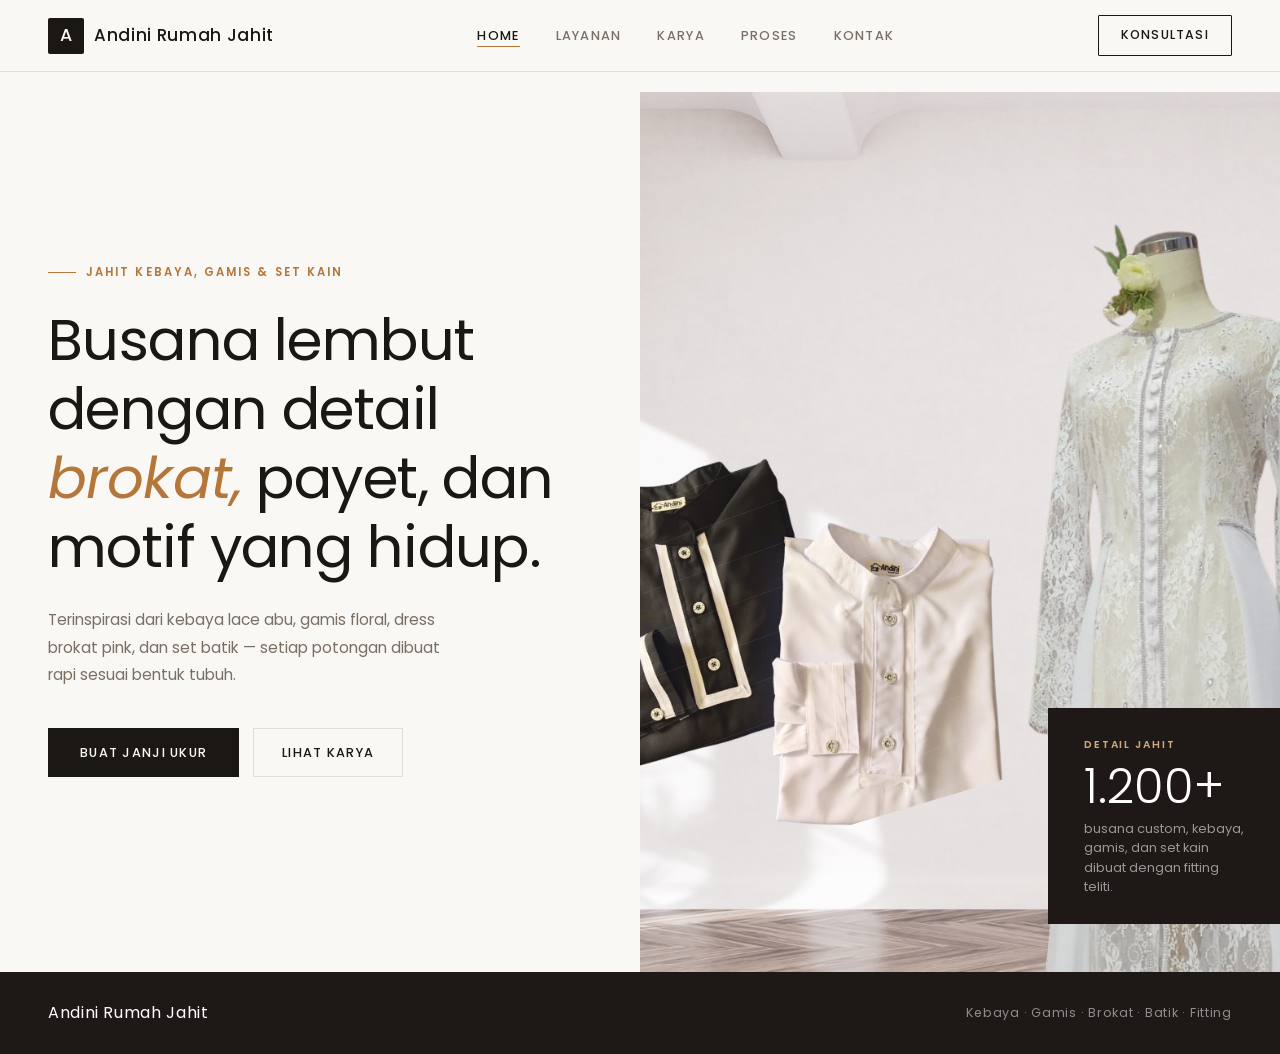
<file: index.html>
<!doctype html>
<html lang="id">
  <head>
    <meta charset="UTF-8" />
    <meta name="viewport" content="width=device-width, initial-scale=1.0" />
    <title>Andini Rumah Jahit — Kebaya, Gamis & Brokat Custom</title>
    <link rel="stylesheet" href="style.css" />
  </head>

  <body>
    <header id="main-header">
      <div class="logo">
        <a href="index.html">
          <span class="logo-icon">A</span>
          <span class="logo-text">Andini Rumah Jahit</span>
        </a>
      </div>

      <nav>
        <ul>
          <li><a href="index.html">Home</a></li>
          <li><a href="layanan.html">Layanan</a></li>
          <li><a href="karya.html">Karya</a></li>
          <li><a href="proses.html">Proses</a></li>
          <li><a href="kontak.html">Kontak</a></li>
        </ul>
      </nav>

      <div class="header-cta">
        <a href="kontak.html">Konsultasi</a>
      </div>
    </header>

    <main>
      <section class="hero">
        <div class="hero-content">
          <p class="hero-kategori">Jahit Kebaya, Gamis &amp; Set Kain</p>

          <h1>
            Busana lembut dengan detail <em>brokat,</em> payet, dan motif yang
            hidup.
          </h1>

          <p class="hero-deskripsi">
            Terinspirasi dari kebaya lace abu, gamis floral, dress brokat pink,
            dan set batik — setiap potongan dibuat rapi sesuai bentuk tubuh.
          </p>

          <div class="hero-tombol">
            <a href="kontak.html" class="btn-utama">Buat Janji Ukur</a>
            <a href="karya.html" class="btn-kedua">Lihat Karya</a>
          </div>
        </div>

        <div class="hero-image-side">
          <div class="hero-image-placeholder">
              <img src="img/ini.png" alt="Andini Rumah Jahit">
          </div>

          <div class="hero-kartu">
            <p class="kartu-label">Detail Jahit</p>
            <h2 class="kartu-angka">1.200+</h2>
            <p class="kartu-deskripsi">
              busana custom, kebaya, gamis, dan set kain dibuat dengan fitting
              teliti.
            </p>
          </div>
        </div>
      </section>
    </main>
    
    <footer>
      <span class="footer-nama">Andini Rumah Jahit</span>
      <span class="footer-tagline"
        >Kebaya · Gamis · Brokat · Batik · Fitting</span
      >
    </footer>

    <script>
      const header = document.getElementById("main-header");
      window.addEventListener("scroll", () => {
        header.classList.toggle("scrolled", window.scrollY > 10);
      });

      document.querySelectorAll("nav a").forEach((link) => {
        if (link.href === window.location.href) link.classList.add("active");
      });
    </script>
  </body>
</html>
</file>
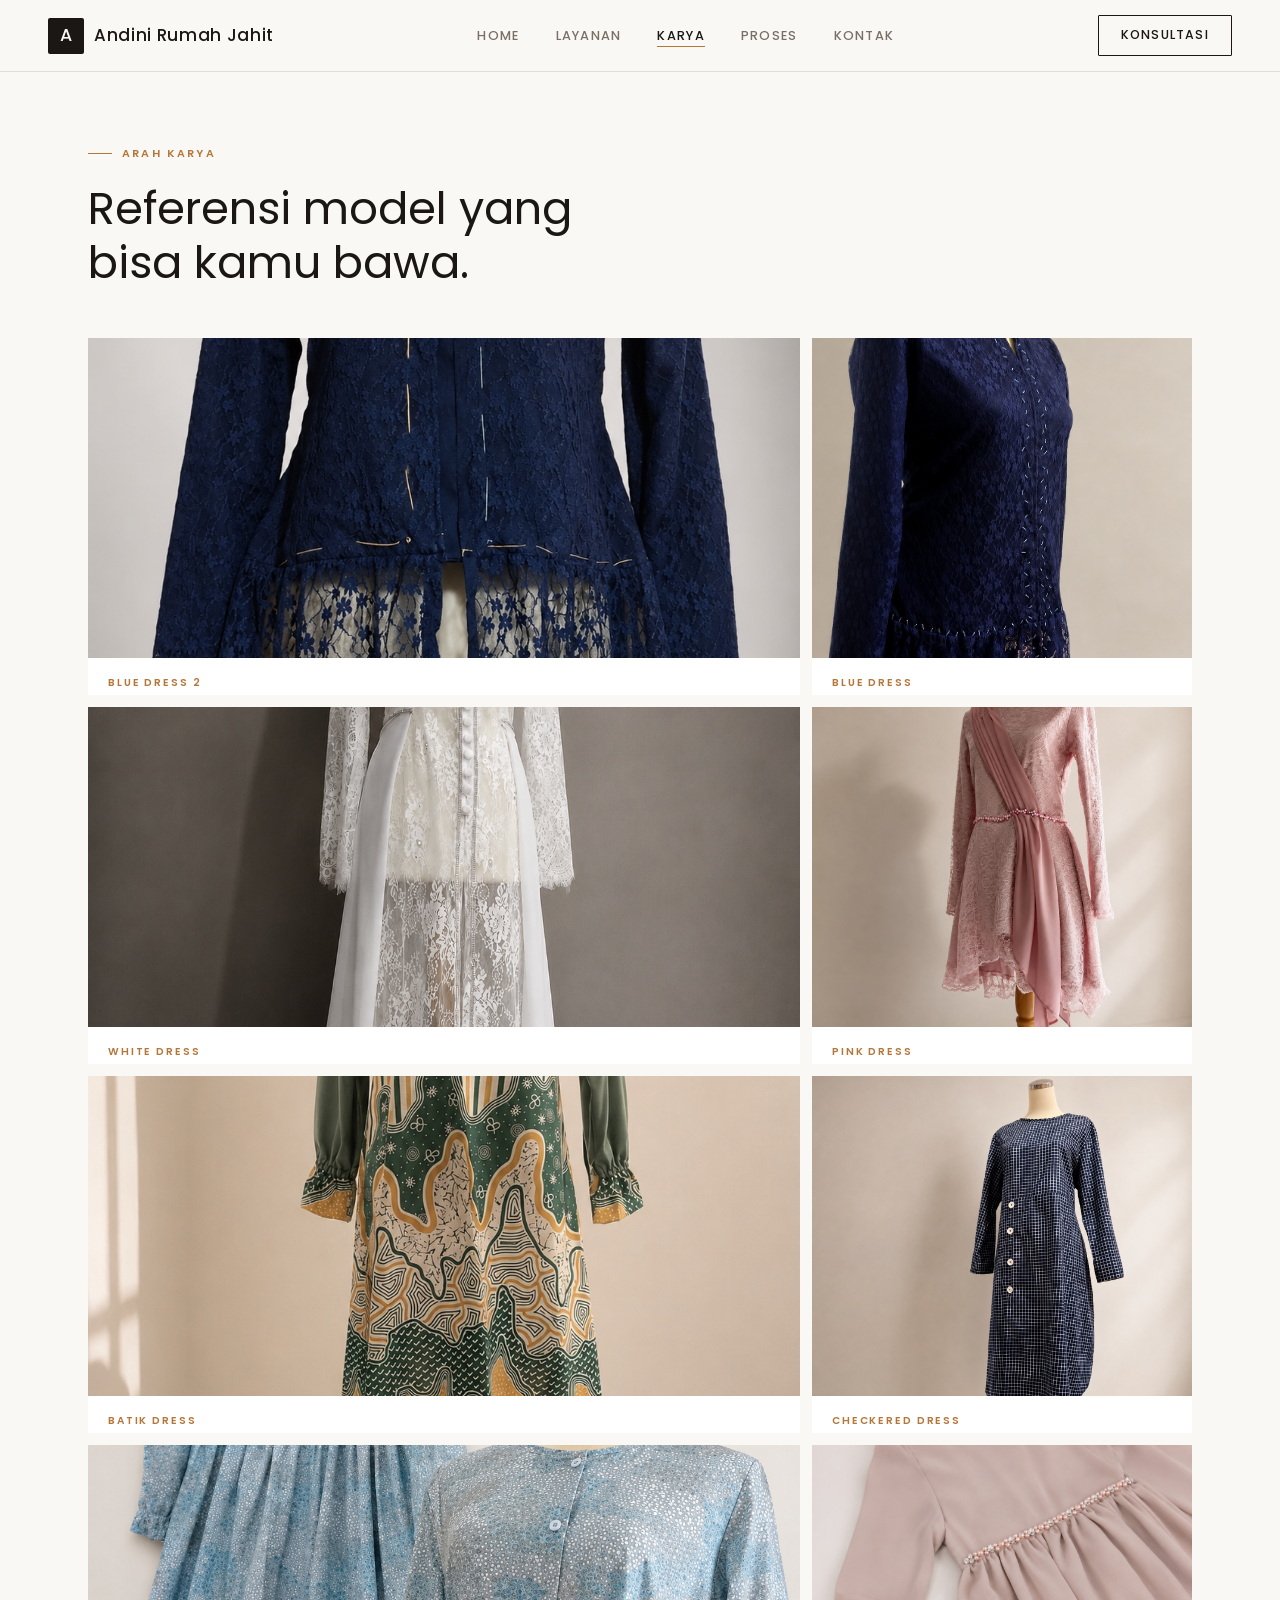
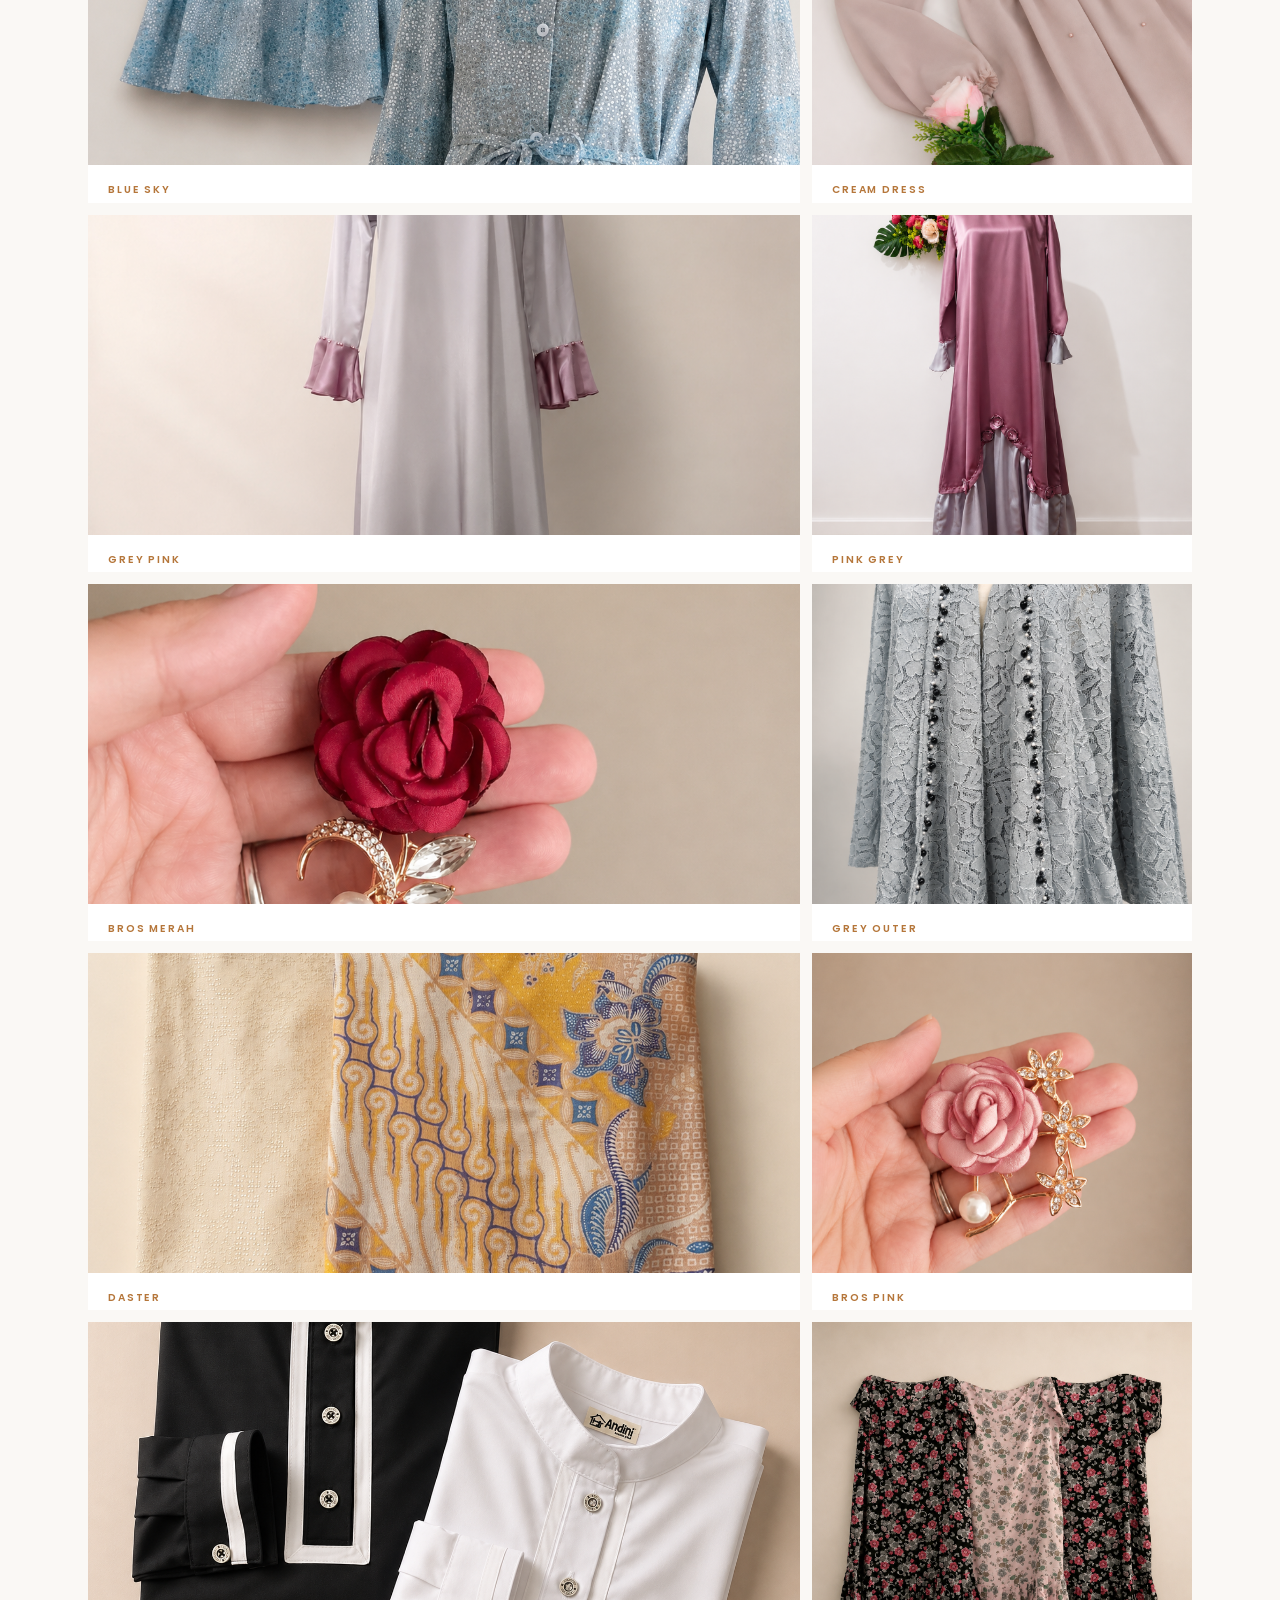
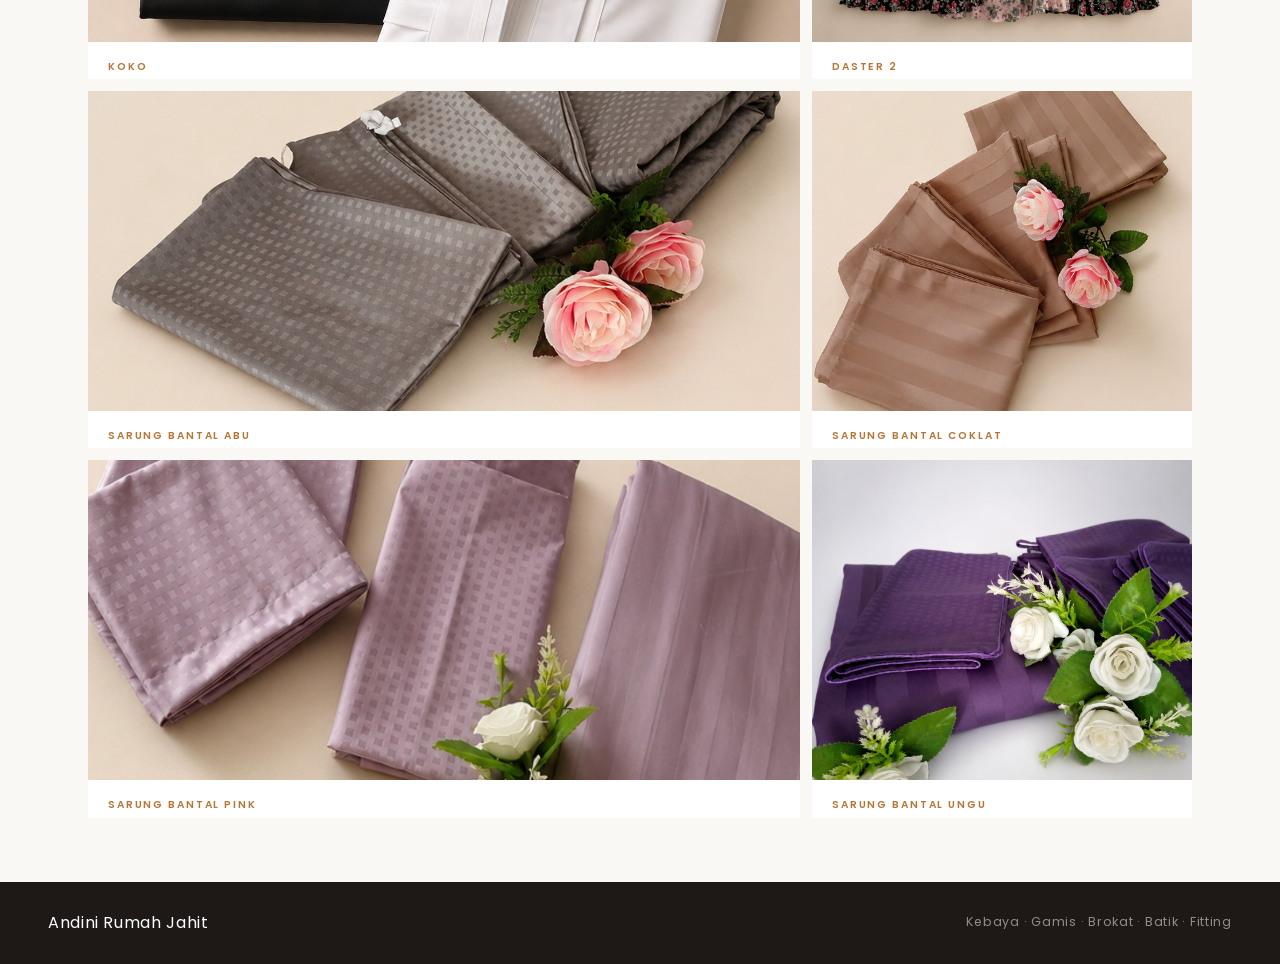
<file: karya.html>
<!doctype html>
<html lang="id">
  <head>
    <meta charset="UTF-8" />
    <meta name="viewport" content="width=device-width, initial-scale=1.0" />
    <title>Karya — Andini Rumah Jahit</title>
    <link rel="stylesheet" href="style.css" />
  </head>

  <body>
    <header id="main-header">
      <div class="logo">
        <a href="index.html">
          <span class="logo-icon">A</span>
          <span class="logo-text">Andini Rumah Jahit</span>
        </a>
      </div>
      <nav>
        <ul>
          <li><a href="index.html">Home</a></li>
          <li><a href="layanan.html">Layanan</a></li>
          <li><a href="karya.html" class="active">Karya</a></li>
          <li><a href="proses.html">Proses</a></li>
          <li><a href="kontak.html">Kontak</a></li>
        </ul>
      </nav>
      <div class="header-cta">
        <a href="kontak.html">Konsultasi</a>
      </div>
    </header>

    <main>
      <section class="karya">
        <p class="section-label">Arah Karya</p>
        <h1 class="section-title">Referensi model yang<br />bisa kamu bawa.</h1>

        <div class="karya-galeri">
          <div class="kiri">

            <div class="karya-item karya-besar">
              <div class="karya-gambar">
              </div>
              <div class="karya-besar-label">Gamis Motif — Putih</div>
            </div>

            <div class="karya-item karya-besar">
              <div class="karya-gambar">
              </div>
              <div class="karya-besar-label">Kebaya Lace — Putih Gading</div>
            </div>
          </div>

          <div class="kanan">
            <div class="karya-item">
              <div class="karya-gambar">
              </div>
              <p class="karya-kategori">Payet &amp; Lace</p>
              <p class="karya-deskripsi">
                Outer brokat abu dengan jalur payet hitam-putih sebagai aksen
                elegan.
              </p>
            </div>

            <div class="karya-item">
              <div class="karya-gambar">
              </div>
              <p class="karya-kategori">Brokat Elegan</p>
              <p class="karya-deskripsi">
                Look putih lembut untuk inspirasi kebaya akad, tunik, atau dress
                acara.
              </p>
            </div>
          </div>
        </div>
      </section>
    </main>

    <footer>
      <span class="footer-nama">Andini Rumah Jahit</span>
      <span class="footer-tagline"
        >Kebaya · Gamis · Brokat · Batik · Fitting</span
      >
    </footer>

    <script>
      const header = document.getElementById("main-header");
      window.addEventListener("scroll", () => {
        header.classList.toggle("scrolled", window.scrollY > 10);
      });
    </script>

    <script src="karya.js"></script>
  </body>
</html>
</file>
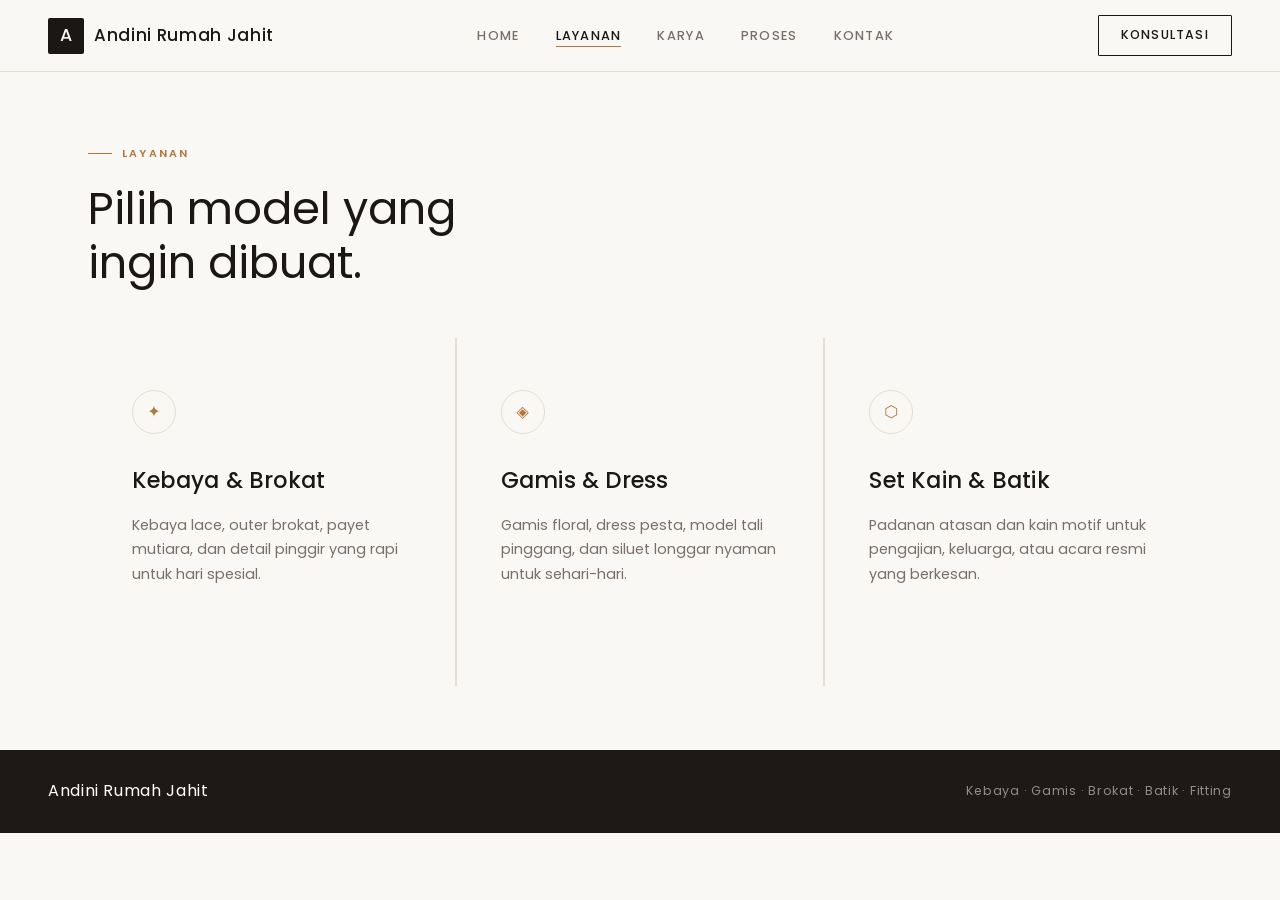
<file: layanan.html>
<!DOCTYPE html>
<html lang="id">
<head>
  <meta charset="UTF-8">
  <meta name="viewport" content="width=device-width, initial-scale=1.0">
  <title>Layanan — Andini Rumah Jahit</title>
  <link rel="stylesheet" href="style.css">
</head>

<body>

  <header id="main-header">
    <div class="logo">
      <a href="index.html">
        <span class="logo-icon">A</span>
        <span class="logo-text">Andini Rumah Jahit</span>
      </a>
    </div>
    <nav>
      <ul>
        <li><a href="index.html">Home</a></li>
        <li><a href="layanan.html" class="active">Layanan</a></li>
        <li><a href="karya.html">Karya</a></li>
        <li><a href="proses.html">Proses</a></li>
        <li><a href="kontak.html">Kontak</a></li>
      </ul>
    </nav>
    <div class="header-cta">
      <a href="kontak.html">Konsultasi</a>
    </div>
  </header>

  <main>
    <section class="layanan">

      <p class="section-label">Layanan</p>
      <h1 class="section-title">Pilih model yang<br>ingin dibuat.</h1>

      <div class="layanan-kartu-wrapper">

        <div class="layanan-kartu">
          <div class="kartu-ikon"></div>
          <h2>Kebaya &amp; Brokat</h2>
          <p>Kebaya lace, outer brokat, payet mutiara, dan detail pinggir yang rapi untuk hari spesial.</p>
          <span class="kartu-detail">Konsultasi</span>
        </div>

        <div class="layanan-kartu">
          <div class="kartu-ikon"></div>
          <h2>Gamis &amp; Dress</h2>
          <p>Gamis floral, dress pesta, model tali pinggang, dan siluet longgar nyaman untuk sehari-hari.</p>
          <span class="kartu-detail">Konsultasi</span>
        </div>

        <div class="layanan-kartu">
          <div class="kartu-ikon"></div>
          <h2>Set Kain &amp; Batik</h2>
          <p>Padanan atasan dan kain motif untuk pengajian, keluarga, atau acara resmi yang berkesan.</p>
          <span class="kartu-detail">Konsultasi</span>
        </div>

      </div>

    </section>
  </main>

  <footer>
    <span class="footer-nama">Andini Rumah Jahit</span>
    <span class="footer-tagline">Kebaya · Gamis · Brokat · Batik · Fitting</span>
  </footer>

  <script>
    const header = document.getElementById('main-header');
    window.addEventListener('scroll', () => {
      header.classList.toggle('scrolled', window.scrollY > 10);
    });
  </script>
</body>
</html>
</file>
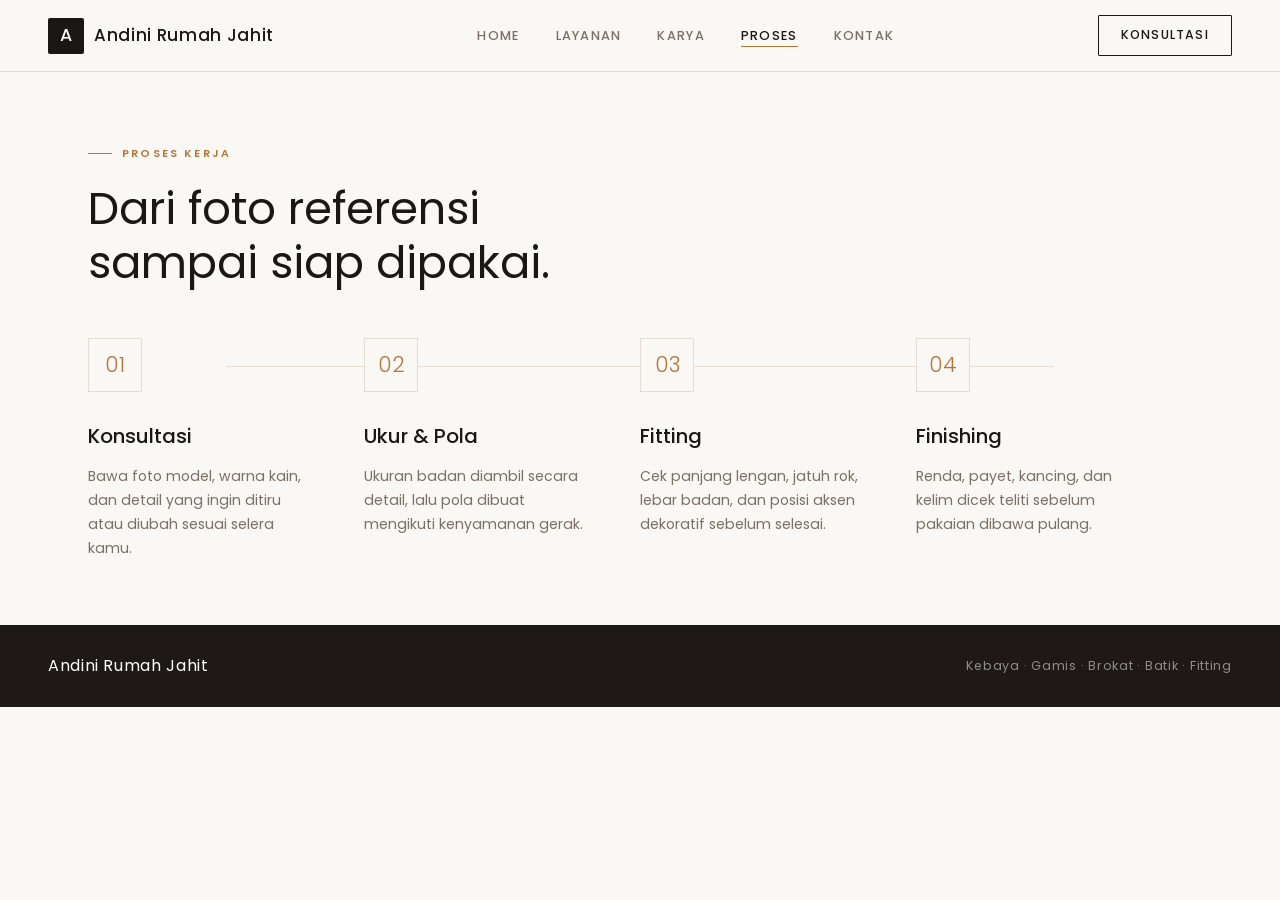
<file: proses.html>
<!DOCTYPE html>
<html lang="id">
<head>
  <meta charset="UTF-8">
  <meta name="viewport" content="width=device-width, initial-scale=1.0">
  <title>Proses Kerja — Andini Rumah Jahit</title>
  <link rel="stylesheet" href="style.css">
</head>

<body>

  <header id="main-header">
    <div class="logo">
      <a href="index.html">
        <span class="logo-icon">A</span>
        <span class="logo-text">Andini Rumah Jahit</span>
      </a>
    </div>
    <nav>
      <ul>
        <li><a href="index.html">Home</a></li>
        <li><a href="layanan.html">Layanan</a></li>
        <li><a href="karya.html">Karya</a></li>
        <li><a href="proses.html" class="active">Proses</a></li>
        <li><a href="kontak.html">Kontak</a></li>
      </ul>
    </nav>
    <div class="header-cta">
      <a href="kontak.html">Konsultasi</a>
    </div>
  </header>

  <main>
    <section class="proses">

      <p class="section-label">Proses Kerja</p>
      <h1 class="section-title">Dari foto referensi<br>sampai siap dipakai.</h1>

      <div class="proses-langkah-wrapper">

        <div class="proses-langkah">
          <span class="langkah-nomor">01</span>
          <h2>Konsultasi</h2>
          <p>Bawa foto model, warna kain, dan detail yang ingin ditiru atau diubah sesuai selera kamu.</p>
        </div>

        <div class="proses-langkah">
          <span class="langkah-nomor">02</span>
          <h2>Ukur &amp; Pola</h2>
          <p>Ukuran badan diambil secara detail, lalu pola dibuat mengikuti kenyamanan gerak.</p>
        </div>

        <div class="proses-langkah">
          <span class="langkah-nomor">03</span>
          <h2>Fitting</h2>
          <p>Cek panjang lengan, jatuh rok, lebar badan, dan posisi aksen dekoratif sebelum selesai.</p>
        </div>

        <div class="proses-langkah">
          <span class="langkah-nomor">04</span>
          <h2>Finishing</h2>
          <p>Renda, payet, kancing, dan kelim dicek teliti sebelum pakaian dibawa pulang.</p>
        </div>

      </div>

    </section>
  </main>

  <footer>
    <span class="footer-nama">Andini Rumah Jahit</span>
    <span class="footer-tagline">Kebaya · Gamis · Brokat · Batik · Fitting</span>
  </footer>

  <script>
    const header = document.getElementById('main-header');
    window.addEventListener('scroll', () => {
      header.classList.toggle('scrolled', window.scrollY > 10);
    });
  </script>
</body>
</html>
</file>
<file: style.css>
@import url("https://fonts.googleapis.com/css2?family=Poppins:wght@300;400;500;600;700&display=swap");

/* ── Variabel CSS ──────────────────────────────────────── */
:root {
  --bg: #faf8f5;
  --bg-alt: #f3ede5;
  --bg-dark: #1e1916;
  --text: #1a1714;
  --text-muted: #7a6f65;
  --accent: #b5763a;
  --accent-light: #d4a97a;
  --accent-pale: #f0e6d8;
  --border: #e5ddd4;
  --white: #ffffff;
  --nav-h: 72px;

  --ff-display: "Poppins", system-ui, -apple-system, sans-serif;
  --ff-body: "Poppins", system-ui, -apple-system, sans-serif;

  --ease-out: cubic-bezier(0.22, 1, 0.36, 1);
}

/* ── Reset & Dasar ───────────────────────────────────────── */
*,
*::before,
*::after {
  box-sizing: border-box;
  margin: 0;
  padding: 0;
}

html {
  scroll-behavior: smooth;
  font-size: 16px;
}

body {
  font-family: var(--ff-body);
  font-weight: 400;
  background: var(--bg);
  color: var(--text);
  line-height: 1.65;
  -webkit-font-smoothing: antialiased;
}

img {
  display: block;
  max-width: 100%;
  height: auto;
  object-fit: cover;
}

a {
  text-decoration: none;
  color: inherit;
}

ul {
  list-style: none;
}

/* ── Utilitas ────────────────────────────────────────────── */
.container {
  width: min(100%, 1200px);
  margin-inline: auto;
  padding-inline: 48px;
}

/* ── Animasi Masuk Halaman ────────────────────────────── */
@keyframes fadeUp {
  from {
    opacity: 0;
    transform: translateY(28px);
  }
  to {
    opacity: 1;
    transform: translateY(0);
  }
}
@keyframes fadeIn {
  from {
    opacity: 0;
  }
  to {
    opacity: 1;
  }
}

/* ══════════════════════════════════════════════════════════
   HEADER / NAVIGASI
══════════════════════════════════════════════════════════ */
header {
  position: fixed;
  top: 0;
  left: 0;
  right: 0;
  z-index: 100;
  height: var(--nav-h);
  display: flex;
  align-items: center;
  justify-content: space-between;
  padding-inline: 48px;
  background: rgba(250, 248, 245, 0.92);
  backdrop-filter: blur(12px);
  -webkit-backdrop-filter: blur(12px);
  border-bottom: 1px solid var(--border);
  transition: box-shadow 0.3s;
}

header.scrolled {
  box-shadow: 0 2px 24px rgba(26, 23, 20, 0.07);
}

/* Logo */
.logo a {
  display: flex;
  align-items: center;
  gap: 10px;
}
.logo-icon {
  width: 36px;
  height: 36px;
  display: grid;
  place-items: center;
  background: var(--text);
  color: var(--bg);
  font-family: var(--ff-display);
  font-size: 1.1rem;
  font-weight: 500;
  letter-spacing: 0.02em;
  border-radius: 2px;
  flex-shrink: 0;
}
.logo-text {
  font-family: var(--ff-display);
  font-size: 1.05rem;
  font-weight: 500;
  letter-spacing: 0.04em;
  color: var(--text);
}

/* Tautan nav */
nav ul {
  display: flex;
  gap: 36px;
}
nav a {
  font-family: var(--ff-body);
  font-size: 0.8rem;
  font-weight: 500;
  letter-spacing: 0.1em;
  text-transform: uppercase;
  color: var(--text-muted);
  transition: color 0.2s;
  position: relative;
}
nav a::after {
  content: "";
  position: absolute;
  bottom: -3px;
  left: 0;
  width: 0;
  height: 1px;
  background: var(--accent);
  transition: width 0.3s var(--ease-out);
}
nav a:hover {
  color: var(--text);
}
nav a:hover::after {
  width: 100%;
}
nav a.active {
  color: var(--text);
}
nav a.active::after {
  width: 100%;
}

/* Tombol CTA */
.header-cta a {
  display: inline-block;
  padding: 9px 22px;
  border: 1px solid var(--text);
  font-size: 0.78rem;
  font-weight: 500;
  letter-spacing: 0.1em;
  text-transform: uppercase;
  color: var(--text);
  transition:
    background 0.25s,
    color 0.25s;
  border-radius: 1px;
}
.header-cta a:hover {
  background: var(--text);
  color: var(--bg);
}

/* ══════════════════════════════════════════════════════════
   BAGIAN HERO
══════════════════════════════════════════════════════════ */
.hero {
  min-height: 100vh;
  padding-top: 20px;
  display: grid;
  grid-template-columns: 1fr 1fr;
  position: relative;
  overflow: hidden;
}

/* Kiri: isi teks */
.hero-content {
  display: flex;
  flex-direction: column;
  justify-content: center;
  padding: 24px 48px 48px 48px;
  animation: fadeUp 0.9s var(--ease-out) both;
}

.hero-kategori {
  font-size: 0.72rem;
  font-weight: 600;
  letter-spacing: 0.18em;
  text-transform: uppercase;
  color: var(--accent);
  margin-bottom: 24px;
  display: flex;
  align-items: center;
  gap: 10px;
}
.hero-kategori::before {
  content: "";
  display: inline-block;
  width: 28px;
  height: 1px;
  background: var(--accent);
}

.hero-content h1 {
  font-family: var(--ff-display);
  font-size: clamp(2.6rem, 4.5vw, 4rem);
  font-weight: 400;
  line-height: 1.2;
  letter-spacing: -0.01em;
  color: var(--text);
  margin-bottom: 24px;
}
.hero-content h1 em {
  font-style: italic;
  color: var(--accent);
}

.hero-deskripsi {
  font-size: 0.97rem;
  color: var(--text-muted);
  line-height: 1.75;
  max-width: 400px;
  margin-bottom: 40px;
}

.hero-tombol {
  display: flex;
  gap: 14px;
  flex-wrap: wrap;
}

.btn-utama {
  display: inline-block;
  padding: 14px 32px;
  background: var(--text);
  color: var(--bg);
  font-size: 0.8rem;
  font-weight: 500;
  letter-spacing: 0.1em;
  text-transform: uppercase;
  transition:
    background 0.25s,
    transform 0.2s;
}
.btn-utama:hover {
  background: var(--accent);
  transform: translateY(-1px);
}

.btn-kedua {
  display: inline-block;
  padding: 13px 28px;
  border: 1px solid var(--border);
  color: var(--text);
  font-size: 0.8rem;
  font-weight: 500;
  letter-spacing: 0.1em;
  text-transform: uppercase;
  transition:
    border-color 0.25s,
    color 0.25s;
}
.btn-kedua:hover {
  border-color: var(--text);
  color: var(--text);
}

/* Kanan: sisi gambar */
.hero-image-side {
  position: relative;
  background: var(--bg-alt);
  overflow: hidden;
  animation: fadeIn 1.2s var(--ease-out) 0.3s both;
}

.hero-image-placeholder {
  width: 100%;
  height: 100%;
  object-fit: cover;
  position: absolute;
  top: 0;
  left: 0;
}

.hero-image-placeholder img {
  width: 100%;
  height: 100%;
  object-fit: cover;
}

/* Garis lipatan kain dekoratif */
.hero-image-placeholder::before {
  content: "";
  position: absolute;
  inset: 0;
  background: repeating-linear-gradient(
    -20deg,
    transparent 0px,
    transparent 40px,
    rgba(255, 255, 255, 0.06) 40px,
    rgba(255, 255, 255, 0.06) 41px
  );
}

.hero-image-placeholder::after {
  content: "Foto Koleksi";
  font-family: var(--ff-display);
  font-size: 0.85rem;
  font-style: italic;
  color: rgba(255, 255, 255, 0.5);
  letter-spacing: 0.1em;
}

/* Overlay kartu statistik */
.hero-kartu {
  position: absolute;
  bottom: 48px;
  right: 0;
  transform: translateX(0);
  background: var(--bg-dark);
  color: var(--white);
  padding: 28px 36px;
  min-width: 220px;
  animation: fadeUp 0.9s var(--ease-out) 0.6s both;
  z-index: 2;
}
.kartu-label {
  font-size: 0.65rem;
  font-weight: 600;
  letter-spacing: 0.18em;
  text-transform: uppercase;
  color: var(--accent-light);
  margin-bottom: 10px;
}
.kartu-angka {
  font-family: var(--ff-display);
  font-size: 3rem;
  font-weight: 300;
  line-height: 1;
  color: var(--white);
  margin-bottom: 8px;
}
.kartu-deskripsi {
  font-size: 0.8rem;
  color: rgba(255, 255, 255, 0.55);
  line-height: 1.5;
  max-width: 160px;
}

/* ══════════════════════════════════════════════════════════
   GAYA BAGIAN BERSAMA
══════════════════════════════════════════════════════════ */
main {
  padding-top: var(--nav-h);
}

.section-label {
  display: inline-flex;
  align-items: center;
  gap: 10px;
  font-size: 0.68rem;
  font-weight: 600;
  letter-spacing: 0.2em;
  text-transform: uppercase;
  color: var(--accent);
  margin-bottom: 20px;
}
.section-label::before {
  content: "";
  display: inline-block;
  width: 24px;
  height: 1px;
  background: var(--accent);
}

.section-title {
  font-family: var(--ff-display);
  font-size: clamp(2rem, 3.5vw, 3rem);
  font-weight: 400;
  line-height: 1.2;
  color: var(--text);
  margin-bottom: 48px;
}

/* ══════════════════════════════════════════════════════════
   HALAMAN LAYANAN
══════════════════════════════════════════════════════════ */
.layanan {
  padding: 64px 48px;
  max-width: 1200px;
  margin: 0 auto;
}

.layanan-kartu-wrapper {
  display: grid;
  grid-template-columns: repeat(3, 1fr);
  gap: 2px;
  margin-top: 0;
  background: var(--border);
}

.layanan-kartu {
  background: var(--bg);
  padding: 52px 44px;
  transition: background 0.3s;
  position: relative;
  overflow: hidden;
}
.layanan-kartu::before {
  content: "";
  position: absolute;
  bottom: 0;
  left: 0;
  width: 0;
  height: 2px;
  background: var(--accent);
  transition: width 0.4s var(--ease-out);
}
.layanan-kartu:hover {
  background: var(--white);
}
.layanan-kartu:hover::before {
  width: 100%;
}

.kartu-ikon {
  width: 44px;
  height: 44px;
  border: 1px solid var(--border);
  border-radius: 50%;
  margin-bottom: 28px;
  display: flex;
  align-items: center;
  justify-content: center;
  transition: border-color 0.3s;
}
.layanan-kartu:hover .kartu-ikon {
  border-color: var(--accent);
}

/* Latar belakang ikon SVG untuk setiap kartu */
.layanan-kartu:nth-child(1) .kartu-ikon::after {
  content: "✦";
  font-size: 1rem;
  color: var(--accent);
}
.layanan-kartu:nth-child(2) .kartu-ikon::after {
  content: "◈";
  font-size: 1rem;
  color: var(--accent);
}
.layanan-kartu:nth-child(3) .kartu-ikon::after {
  content: "⬡";
  font-size: 1rem;
  color: var(--accent);
}

.layanan-kartu h2 {
  font-family: var(--ff-display);
  font-size: 1.4rem;
  font-weight: 500;
  color: var(--text);
  margin-bottom: 14px;
  letter-spacing: 0.01em;
}
.layanan-kartu p {
  font-size: 0.9rem;
  color: var(--text-muted);
  line-height: 1.7;
}

/* Petunjuk harga layanan */
.layanan-kartu .kartu-detail {
  margin-top: 28px;
  display: flex;
  align-items: center;
  gap: 6px;
  font-size: 0.75rem;
  font-weight: 500;
  letter-spacing: 0.08em;
  text-transform: uppercase;
  color: var(--accent);
  opacity: 0;
  transform: translateY(6px);
  transition:
    opacity 0.3s,
    transform 0.3s;
}
.layanan-kartu:hover .kartu-detail {
  opacity: 1;
  transform: translateY(0);
}
.kartu-detail::after {
  content: "→";
}

/* ══════════════════════════════════════════════════════════
   HALAMAN KARYA / GALERI
══════════════════════════════════════════════════════════ */
.karya {
  padding: 64px 48px;
  max-width: 1200px;
  margin: 0 auto;
}

.karya-galeri {
  display: grid;
  /* kurangi lebar kolom kanan dan jarak agar tata letak terasa lebih rapat */
  grid-template-columns: 1fr 380px;
  grid-auto-rows: auto;
  gap: 12px;
}

/* Item besar awalnya membentang di seluruh kolom kiri (menutup semua baris di kiri) */
.karya-besar {
  /* item unggulan tidak lagi membentang seluruh galeri; mereka berupa item bertumpuk di .kiri */
}

.karya-item {
  position: relative;
  overflow: hidden;
}

/* Kontainer kolom kiri / kanan di dalam galeri */
.karya-galeri .kiri {
  grid-column: 1;
  display: grid;
  gap: 12px;
}
.karya-galeri .kanan {
  grid-column: 2;
  display: grid;
  gap: 12px;
}

.karya-gambar {
  width: 100%;
  aspect-ratio: 4/5;
  /* batasi tinggi agar thumbnail dan kartu tetap proporsional */
  max-height: 320px;
  background: var(--bg-alt);
  position: relative;
  overflow: hidden;
  transition: transform 0.45s var(--ease-out);
}
.karya-besar .karya-gambar {
  /* gunakan rasio 4:5 yang sama seperti thumbnail untuk ritme galeri yang konsisten */
  aspect-ratio: 4/5;
  max-height: 420px;
  height: auto;
}

/* pastikan setiap <img> yang dimasukkan skalanya sesuai dalam kotak yang dibatasi */
.karya-gambar img {
  width: 100%;
  height: 100%;
  object-fit: cover;
  display: block;
}

/* Isi placeholder dengan gradasi hangat untuk setiap item */
.karya-item:nth-child(1) .karya-gambar {
  background: linear-gradient(145deg, #e8ddd0, #c8b498);
}
.karya-item:nth-child(2) .karya-gambar {
  background: linear-gradient(145deg, #d4cfca, #b0aaa2);
}
.karya-item:nth-child(3) .karya-gambar {
  background: linear-gradient(145deg, #e8e2d8, #cec4b4);
}
.karya-item:nth-child(4) .karya-gambar {
  background: linear-gradient(145deg, #e4c8b8, #c49878);
}

.karya-item:hover .karya-gambar {
  transform: scale(1.03);
}

/* Overlay saat hover */
.karya-gambar::after {
  content: "";
  position: absolute;
  inset: 0;
  background: linear-gradient(
    to top,
    rgba(26, 23, 20, 0.55) 0%,
    transparent 50%
  );
  opacity: 0;
  transition: opacity 0.4s;
}
.karya-item:hover .karya-gambar::after {
  opacity: 1;
}

/* Teks di bawah gambar */
.karya-item:not(.karya-besar) {
  background: var(--white);
}
.karya-kategori {
  font-size: 0.65rem;
  font-weight: 600;
  letter-spacing: 0.18em;
  text-transform: uppercase;
  color: var(--accent);
  padding: 16px 20px 4px;
}
.karya-deskripsi {
  font-size: 0.88rem;
  color: var(--text-muted);
  padding: 0 20px 20px;
  line-height: 1.55;
}

/* Label terapung pada kartu besar */
.karya-besar-label {
  position: absolute;
  bottom: 0;
  left: 0;
  right: 0;
  padding: 32px 28px 24px;
  background: linear-gradient(to top, rgba(26, 23, 20, 0.7), transparent);
  color: var(--white);
  font-family: var(--ff-display);
  font-size: 1.3rem;
  font-style: italic;
  font-weight: 300;
  pointer-events: none;
}

/* ══════════════════════════════════════════════════════════
   HALAMAN PROSES
══════════════════════════════════════════════════════════ */
.proses {
  padding: 64px 48px;
  max-width: 1200px;
  margin: 0 auto;
}

.proses-langkah-wrapper {
  display: grid;
  grid-template-columns: repeat(4, 1fr);
  gap: 0;
  position: relative;
  margin-top: 16px;
}

/* Garis penghubung */
.proses-langkah-wrapper::before {
  content: "";
  position: absolute;
  top: 28px;
  left: calc(25% / 2);
  right: calc(25% / 2);
  height: 1px;
  background: var(--border);
  z-index: 0;
}

.proses-langkah {
  padding: 0 36px 0 0;
  position: relative;
  z-index: 1;
}

.langkah-nomor {
  display: inline-flex;
  align-items: center;
  justify-content: center;
  width: 54px;
  height: 54px;
  border: 1px solid var(--border);
  background: var(--bg);
  font-family: var(--ff-display);
  font-size: 1.3rem;
  font-weight: 300;
  color: var(--accent);
  margin-bottom: 28px;
  transition:
    background 0.3s,
    border-color 0.3s,
    color 0.3s;
}
.proses-langkah:hover .langkah-nomor {
  background: var(--text);
  border-color: var(--text);
  color: var(--white);
}

.proses-langkah h2 {
  font-family: var(--ff-display);
  font-size: 1.25rem;
  font-weight: 500;
  color: var(--text);
  margin-bottom: 12px;
}
.proses-langkah p {
  font-size: 0.88rem;
  color: var(--text-muted);
  line-height: 1.7;
  max-width: 220px;
}

/* ══════════════════════════════════════════════════════════
   HALAMAN KONTAK
══════════════════════════════════════════════════════════ */
.kontak {
  display: grid;
  grid-template-columns: 1fr 1fr;
  min-height: calc(100vh - var(--nav-h));
}

/* Panel info kiri */
.kontak-info {
  background: var(--bg-dark);
  color: var(--white);
  padding: 80px 64px;
  display: flex;
  flex-direction: column;
  justify-content: center;
}

.kontak-info .section-label {
  color: var(--accent-light);
}
.kontak-info .section-label::before {
  background: var(--accent-light);
}

.kontak-info h1 {
  font-family: var(--ff-display);
  font-size: clamp(2rem, 3vw, 2.8rem);
  font-weight: 300;
  line-height: 1.25;
  color: var(--white);
  margin-bottom: 24px;
}

.kontak-deskripsi {
  font-size: 0.92rem;
  color: rgba(255, 255, 255, 0.55);
  line-height: 1.75;
  margin-bottom: 40px;
  max-width: 380px;
}

.kontak-detail {
  display: flex;
  flex-direction: column;
  gap: 14px;
}
.kontak-detail li {
  font-size: 0.88rem;
  color: rgba(255, 255, 255, 0.7);
  display: flex;
  align-items: flex-start;
  gap: 10px;
  padding-bottom: 14px;
  border-bottom: 1px solid rgba(255, 255, 255, 0.08);
}
.kontak-detail li::before {
  content: "—";
  color: var(--accent-light);
  flex-shrink: 0;
}
.kontak-detail li strong {
  color: var(--white);
  font-weight: 500;
}

/* Panel form kanan */
.kontak-form {
  background: var(--bg);
  padding: 80px 64px;
  display: flex;
  flex-direction: column;
  justify-content: center;
}

.kontak-form h2 {
  font-family: var(--ff-display);
  font-size: 1.4rem;
  font-weight: 500;
  color: var(--text);
  margin-bottom: 36px;
}

.kontak-form form {
  display: flex;
  flex-direction: column;
  gap: 20px;
}

.form-group {
  display: flex;
  flex-direction: column;
  gap: 6px;
}

.kontak-form label {
  font-size: 0.72rem;
  font-weight: 600;
  letter-spacing: 0.12em;
  text-transform: uppercase;
  color: var(--text-muted);
}

.kontak-form input,
.kontak-form select,
.kontak-form textarea {
  width: 100%;
  padding: 12px 14px;
  border: 1px solid var(--border);
  background: var(--white);
  font-family: var(--ff-body);
  font-size: 0.9rem;
  color: var(--text);
  outline: none;
  transition: border-color 0.2s;
  border-radius: 0;
  appearance: none;
  -webkit-appearance: none;
}
.kontak-form input:focus,
.kontak-form select:focus,
.kontak-form textarea:focus {
  border-color: var(--accent);
}
.kontak-form input::placeholder,
.kontak-form textarea::placeholder {
  color: var(--text-muted);
  font-size: 0.88rem;
}
.kontak-form textarea {
  min-height: 120px;
  resize: vertical;
}

/* Wrapper select dengan panah kustom */
.select-wrapper {
  position: relative;
}
.select-wrapper::after {
  content: "↓";
  position: absolute;
  right: 14px;
  top: 50%;
  transform: translateY(-50%);
  color: var(--text-muted);
  pointer-events: none;
  font-size: 0.85rem;
}

.btn-kirim {
  padding: 14px 32px;
  background: var(--text);
  color: var(--bg);
  font-family: var(--ff-body);
  font-size: 0.8rem;
  font-weight: 500;
  letter-spacing: 0.12em;
  text-transform: uppercase;
  border: none;
  cursor: pointer;
  transition:
    background 0.25s,
    transform 0.2s;
  align-self: flex-start;
}
.btn-kirim:hover {
  background: var(--accent);
  transform: translateY(-1px);
}

/* ══════════════════════════════════════════════════════════
   BAGIAN FOOTER
══════════════════════════════════════════════════════════ */
footer {
  background: var(--bg-dark);
  color: rgba(255, 255, 255, 0.5);
  padding: 28px 48px;
  display: flex;
  justify-content: space-between;
  align-items: center;
  gap: 16px;
}
.footer-nama {
  font-family: var(--ff-display);
  font-size: 1rem;
  font-weight: 400;
  color: var(--white);
  letter-spacing: 0.04em;
}
.footer-tagline {
  font-size: 0.78rem;
  letter-spacing: 0.06em;
}

/* ══════════════════════════════════════════════════════════
   STRIP DEKORATIF (muncul pada halaman dalam)
══════════════════════════════════════════════════════════ */
.page-intro {
  padding: 80px 48px 0;
  max-width: 1200px;
  margin: 0 auto;
}

/* ══════════════════════════════════════════════════════════
   RESPONSIF — TABLET (≤900px)
══════════════════════════════════════════════════════════ */
@media (max-width: 900px) {
  header {
    padding-inline: 24px;
  }

  nav ul {
    gap: 22px;
  }

  .hero {
    grid-template-columns: 1fr;
    min-height: auto;
  }
  .hero-content {
    padding: 60px 24px 40px;
  }
  .hero-image-side {
    min-height: 50vw;
  }
  .hero-kartu {
    position: relative;
    bottom: auto;
    transform: none;
    margin: 0 24px 24px;
  }

  .layanan {
    padding: 80px 24px;
  }
  .layanan-kartu-wrapper {
    grid-template-columns: 1fr;
    gap: 1px;
  }

  .karya {
    padding: 80px 24px;
  }
  .karya-galeri {
    grid-template-columns: 1fr;
    grid-template-rows: auto;
  }
  .karya-besar {
    grid-row: auto;
  }

  .proses {
    padding: 80px 24px;
  }
  .proses-langkah-wrapper {
    grid-template-columns: 1fr 1fr;
    gap: 40px;
  }
  .proses-langkah-wrapper::before {
    display: none;
  }

  .kontak {
    grid-template-columns: 1fr;
  }
  .kontak-info,
  .kontak-form {
    padding: 60px 24px;
  }

  footer {
    padding: 24px;
    flex-direction: column;
    text-align: center;
  }
}

/* ══════════════════════════════════════════════════════════
   RESPORESPONSIF — MOBILE (≤600px)
RESPONSIF — MOBILE (≤600px) */
</file>
